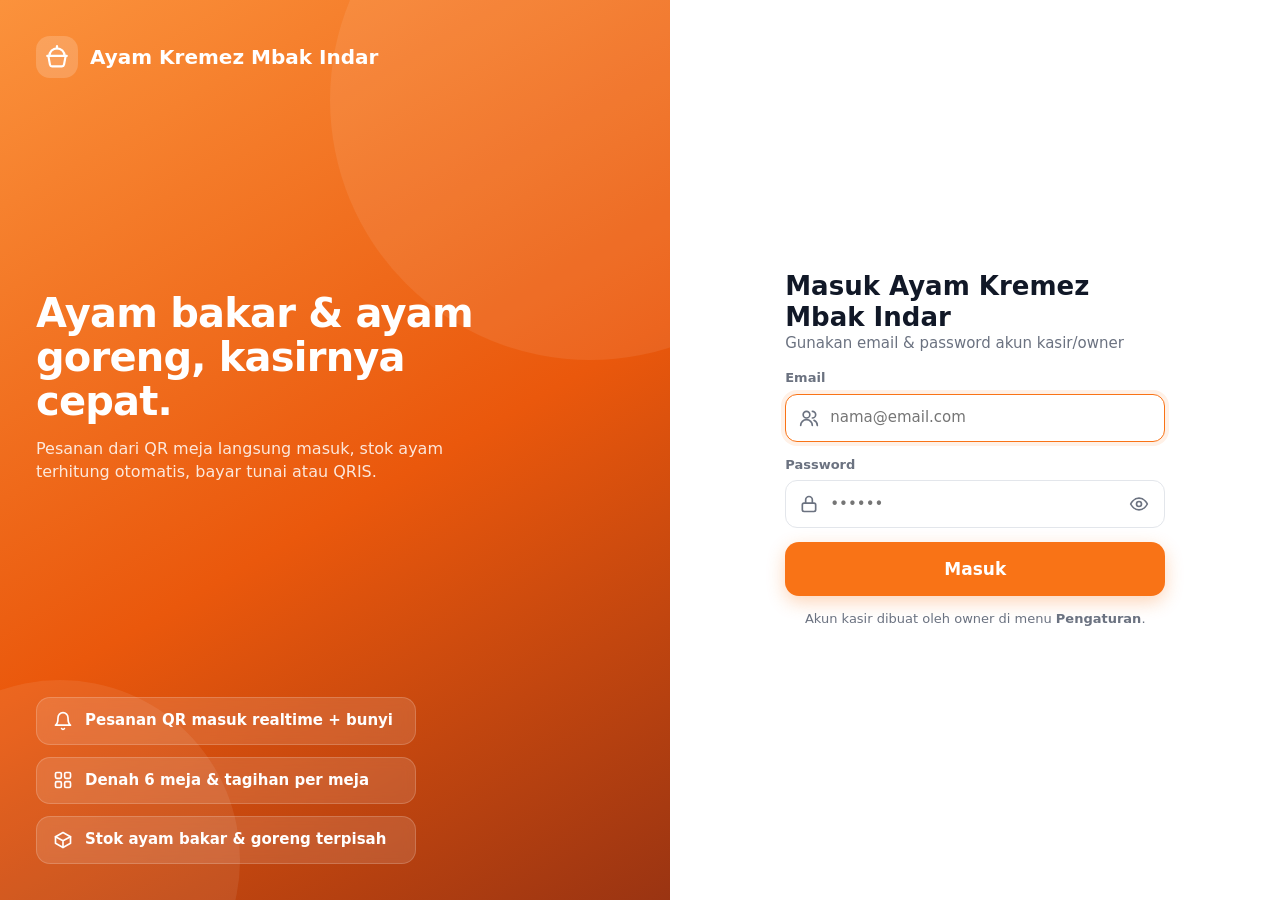
<file: index.html>
<!DOCTYPE html>
<html lang="id">
<head>
  <meta charset="UTF-8">
  <meta name="viewport" content="width=device-width, initial-scale=1, viewport-fit=cover, user-scalable=no">
  <title>Ayam Kremez Mbak Indar — Kasir</title>
  <meta name="description" content="Aplikasi kasir (POS) Ayam Kremez Mbak Indar — pesanan QR, meja, stok, keuangan, laporan.">
  <meta name="theme-color" content="#ffffff">
  <meta name="mobile-web-app-capable" content="yes">
  <meta name="apple-mobile-web-app-capable" content="yes">
  <meta name="apple-mobile-web-app-status-bar-style" content="default">
  <meta name="apple-mobile-web-app-title" content="Kremez Indar">
  <link rel="manifest" href="manifest.webmanifest">
  <link rel="icon" href="assets/icon.svg" type="image/svg+xml">
  <link rel="apple-touch-icon" href="assets/icon-192.png">
  <link rel="preconnect" href="https://qqthpckefdtmvkauboiv.supabase.co" crossorigin>
  <link rel="stylesheet" href="css/app.css">
</head>
<body>
  <div id="app"></div>
  <noscript>Aktifkan JavaScript untuk menjalankan aplikasi kasir.</noscript>
  <script src="vendor/supabase.js"></script>
  <script src="vendor/qrcode.js"></script>
  <script src="js/config.js"></script>
  <script src="js/ui.js"></script>
  <script src="js/pages.js"></script>
  <script src="js/db.js"></script>
  <script src="js/orders.js"></script>
  <script src="js/pos.js"></script>
  <script src="js/app.js"></script>
</body>
</html>
</file>
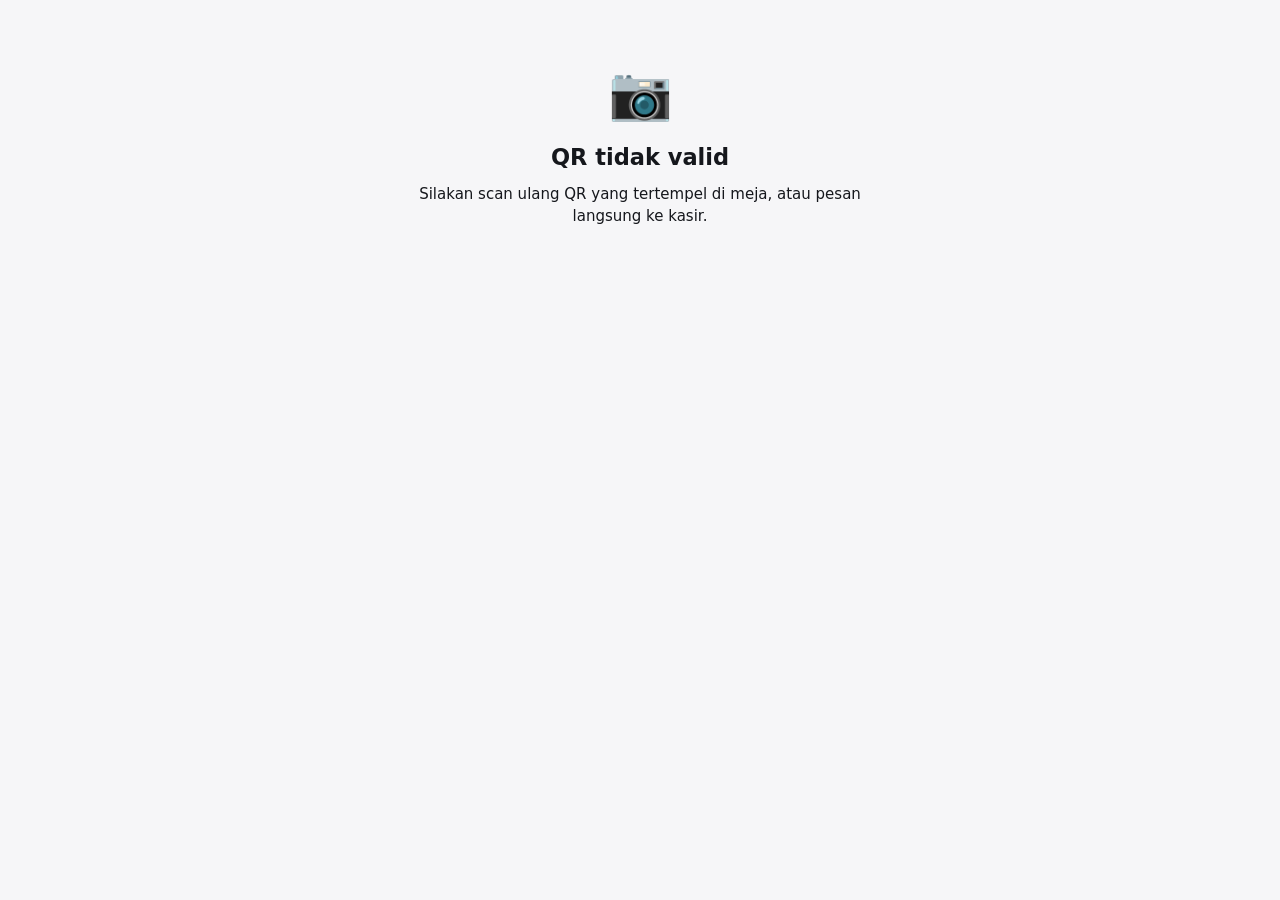
<file: pesan/index.html>
<!DOCTYPE html>
<html lang="id">
<head>
  <meta charset="UTF-8">
  <meta name="viewport" content="width=device-width, initial-scale=1, viewport-fit=cover">
  <title>Pesan — Ayam Kremez Mbak Indar</title>
  <meta name="description" content="Pesan ayam bakar & ayam goreng langsung dari meja. Bayar di kasir setelah makan.">
  <meta name="theme-color" content="#ea580c">
  <link rel="icon" href="../assets/icon.svg" type="image/svg+xml">
  <link rel="apple-touch-icon" href="../assets/icon-192.png">
  <link rel="stylesheet" href="./pesan.css">
</head>
<body>
  <div id="app"></div>
  <noscript>Aktifkan JavaScript untuk memesan.</noscript>
  <script src="../vendor/supabase.js"></script>
  <script src="../js/config.js"></script>
  <script src="./pesan.js"></script>
</body>
</html>
</file>
<file: css/app.css>
/* ===========================================================
   WarungKu POS — Tablet-first UI
   =========================================================== */
:root {
  --bg: #f4f5f7;
  --surface: #ffffff;
  --surface-2: #f1f3f6;
  --surface-3: #e8ebf0;
  --border: #e3e6eb;
  --text: #111827;
  --muted: #6b7280;
  --primary: #f97316;
  --primary-600: #ea580c;
  --primary-soft: #fff1e7;
  --on-primary: #ffffff;
  --success: #16a34a;
  --success-soft: #e8f7ee;
  --danger: #dc2626;
  --danger-soft: #fdecec;
  --warning: #d97706;
  --warning-soft: #fef5e6;
  --info: #2563eb;
  --info-soft: #eaf1fe;
  --radius: 16px;
  --radius-sm: 10px;
  --shadow: 0 1px 2px rgba(16,24,40,.04), 0 4px 16px rgba(16,24,40,.06);
  --shadow-lg: 0 24px 64px rgba(16,24,40,.18);
  --rail-w: 92px;
  --cart-w: clamp(320px, 31vw, 420px);
  --font: "Inter", "Segoe UI", system-ui, -apple-system, Roboto, "Helvetica Neue", Arial, sans-serif;
  color-scheme: light;
}
[data-theme="dark"] {
  --bg: #0b0d12;
  --surface: #14171e;
  --surface-2: #1b1f28;
  --surface-3: #242935;
  --border: #272c37;
  --text: #e8eaef;
  --muted: #8d95a8;
  --primary-soft: rgba(249,115,22,.15);
  --success-soft: rgba(22,163,74,.16);
  --danger-soft: rgba(220,38,38,.16);
  --warning-soft: rgba(217,119,6,.16);
  --info-soft: rgba(37,99,235,.18);
  --shadow: 0 1px 2px rgba(0,0,0,.3), 0 4px 16px rgba(0,0,0,.25);
  --shadow-lg: 0 24px 64px rgba(0,0,0,.55);
  color-scheme: dark;
}

* { box-sizing: border-box; margin: 0; padding: 0; }
html, body { height: 100%; }
body {
  font-family: var(--font);
  background: var(--bg);
  color: var(--text);
  font-size: 15px;
  line-height: 1.45;
  -webkit-font-smoothing: antialiased;
  -webkit-tap-highlight-color: transparent;
  overscroll-behavior: none;
  overflow: hidden;
}
button, input, select, textarea { font: inherit; color: inherit; }
button { cursor: pointer; border: 0; background: none; touch-action: manipulation; user-select: none; -webkit-user-select: none; }
button:disabled { cursor: not-allowed; opacity: .5; }
svg.i { width: 20px; height: 20px; flex: none; stroke: currentColor; fill: none; stroke-width: 2; stroke-linecap: round; stroke-linejoin: round; }
.hidden { display: none !important; }
.show-sm { display: none !important; }
.muted { color: var(--muted); }
.num { font-variant-numeric: tabular-nums; }
.grow { flex: 1; min-width: 0; }
.row { display: flex; align-items: center; gap: 10px; }
.between { justify-content: space-between; }
.wrap { flex-wrap: wrap; }
.stack { display: flex; flex-direction: column; gap: 12px; }
.truncate { white-space: nowrap; overflow: hidden; text-overflow: ellipsis; }
::-webkit-scrollbar { width: 8px; height: 8px; }
::-webkit-scrollbar-thumb { background: var(--surface-3); border-radius: 8px; }

/* ---------- Buttons ---------- */
.btn {
  display: inline-flex; align-items: center; justify-content: center; gap: 8px;
  min-height: 46px; padding: 0 18px; border-radius: 12px;
  font-weight: 600; font-size: 15px; white-space: nowrap;
  background: var(--surface-2); color: var(--text);
  transition: background .15s, transform .08s, box-shadow .15s;
}
.btn:active:not(:disabled) { transform: scale(.97); }
.btn:hover:not(:disabled) { background: var(--surface-3); }
.btn-primary { background: var(--primary); color: var(--on-primary); box-shadow: 0 6px 18px rgba(249,115,22,.3); }
.btn-primary:hover:not(:disabled) { background: var(--primary-600); }
.btn-danger { background: var(--danger-soft); color: var(--danger); }
.btn-danger:hover:not(:disabled) { background: var(--danger); color: #fff; }
.btn-ghost { background: transparent; }
.btn-outline { background: transparent; border: 1.5px solid var(--border); }
.btn-lg { min-height: 58px; font-size: 17px; border-radius: 14px; }
.btn-sm { min-height: 36px; padding: 0 12px; font-size: 13px; border-radius: 10px; }
.btn-block { width: 100%; }
.icon-btn {
  width: 44px; height: 44px; border-radius: 12px; display: inline-grid; place-items: center;
  background: var(--surface-2); color: var(--text); flex: none;
}
.icon-btn:hover { background: var(--surface-3); }
.icon-btn.sm { width: 34px; height: 34px; border-radius: 10px; }
.icon-btn.sm svg.i { width: 16px; height: 16px; }

/* ---------- Forms ---------- */
.field { display: flex; flex-direction: column; gap: 6px; }
.field > label { font-size: 13px; font-weight: 600; color: var(--muted); }
.input, select.input, textarea.input {
  width: 100%; min-height: 48px; padding: 10px 14px;
  border: 1.5px solid var(--border); border-radius: 12px;
  background: var(--surface); outline: none; transition: border-color .15s, box-shadow .15s;
}
textarea.input { min-height: 84px; resize: vertical; }
.input:focus { border-color: var(--primary); box-shadow: 0 0 0 4px var(--primary-soft); }
.input-icon { position: relative; }
.input-icon > svg.i { position: absolute; left: 14px; top: 50%; transform: translateY(-50%); color: var(--muted); pointer-events: none; }
.input-icon > .input { padding-left: 44px; }
.grid-2 { display: grid; grid-template-columns: 1fr 1fr; gap: 14px; }
.switch { display: flex; align-items: center; justify-content: space-between; gap: 12px; min-height: 48px; cursor: pointer; }
.switch input { appearance: none; width: 48px; height: 28px; border-radius: 99px; background: var(--surface-3); position: relative; transition: background .2s; flex: none; cursor: pointer; }
.switch input::after { content: ""; position: absolute; top: 3px; left: 3px; width: 22px; height: 22px; border-radius: 50%; background: #fff; box-shadow: 0 1px 3px rgba(0,0,0,.3); transition: transform .2s; }
.switch input:checked { background: var(--primary); }
.switch input:checked::after { transform: translateX(20px); }

.seg { display: inline-flex; background: var(--surface-2); padding: 4px; border-radius: 12px; gap: 4px; }
.seg button { min-height: 38px; padding: 0 14px; border-radius: 9px; font-weight: 600; font-size: 14px; color: var(--muted); }
.seg button.active { background: var(--surface); color: var(--text); box-shadow: var(--shadow); }

/* ---------- Badges / chips ---------- */
.badge { display: inline-flex; align-items: center; gap: 4px; padding: 3px 9px; border-radius: 99px; font-size: 12px; font-weight: 700; background: var(--surface-2); color: var(--muted); }
.badge.success { background: var(--success-soft); color: var(--success); }
.badge.danger { background: var(--danger-soft); color: var(--danger); }
.badge.warning { background: var(--warning-soft); color: var(--warning); }
.badge.info { background: var(--info-soft); color: var(--info); }
.badge.primary { background: var(--primary-soft); color: var(--primary-600); }
.chips { display: flex; gap: 8px; overflow-x: auto; scrollbar-width: none; padding-bottom: 2px; }
.chips::-webkit-scrollbar { display: none; }
.catalog .chips { -webkit-mask-image: linear-gradient(90deg, #000 calc(100% - 28px), transparent); mask-image: linear-gradient(90deg, #000 calc(100% - 28px), transparent); padding-right: 24px; }
.chip { min-height: 40px; padding: 0 16px; border-radius: 99px; background: var(--surface); border: 1.5px solid var(--border); font-weight: 600; font-size: 14px; white-space: nowrap; color: var(--muted); }
.chip.active { background: var(--text); border-color: var(--text); color: var(--surface); }

/* ---------- App shell ---------- */
.app { display: grid; grid-template-columns: var(--rail-w) 1fr; height: 100vh; height: 100dvh; }
.rail {
  background: var(--surface); border-right: 1px solid var(--border);
  display: flex; flex-direction: column; align-items: center; padding: 14px 0; gap: 6px;
  padding-left: env(safe-area-inset-left);
}
.rail-logo { width: 48px; height: 48px; border-radius: 14px; background: linear-gradient(135deg, #fb923c, #ea580c); display: grid; place-items: center; color: #fff; margin-bottom: 14px; box-shadow: 0 8px 20px rgba(234,88,12,.35); }
.rail-logo svg.i { width: 26px; height: 26px; }
.rail-nav { display: flex; flex-direction: column; gap: 4px; flex: 1; width: 100%; padding: 0 10px; }
.rail-item {
  display: flex; flex-direction: column; align-items: center; gap: 4px;
  padding: 10px 4px; border-radius: 14px; color: var(--muted); font-size: 11.5px; font-weight: 600;
  transition: background .15s, color .15s;
}
.rail-item svg.i { width: 23px; height: 23px; }
.rail-item:hover { background: var(--surface-2); color: var(--text); }
.rail-item.active { background: var(--primary-soft); color: var(--primary-600); }
.rail-bottom { display: flex; flex-direction: column; gap: 6px; align-items: center; }
.avatar { width: 40px; height: 40px; border-radius: 50%; display: grid; place-items: center; font-weight: 800; color: #fff; background: linear-gradient(135deg, #6366f1, #8b5cf6); flex: none; }

.main { display: flex; flex-direction: column; min-width: 0; min-height: 0; }
.topbar {
  height: 68px; flex: none; display: flex; align-items: center; gap: 14px; padding: 0 24px;
  background: var(--surface); border-bottom: 1px solid var(--border);
}
.topbar h1 { font-size: 20px; font-weight: 800; letter-spacing: -.01em; }
.topbar .sub { font-size: 13px; color: var(--muted); }
.net-pill { display: inline-flex; align-items: center; gap: 6px; font-size: 12px; font-weight: 700; padding: 6px 10px; border-radius: 99px; background: var(--success-soft); color: var(--success); }
.net-pill::before { content: ""; width: 7px; height: 7px; border-radius: 50%; background: currentColor; }
.net-pill.off { background: var(--warning-soft); color: var(--warning); }
.view { flex: 1; min-height: 0; overflow: auto; padding: 24px; -webkit-overflow-scrolling: touch; }
.view.flush { padding: 0; overflow: hidden; }
.page-in { animation: pageIn .22s ease; }
@keyframes pageIn { from { opacity: 0; transform: translateY(6px); } to { opacity: 1; transform: none; } }

/* ---------- Cards ---------- */
.card { background: var(--surface); border: 1px solid var(--border); border-radius: var(--radius); padding: 20px; }
.card-title { font-weight: 800; font-size: 16px; margin-bottom: 14px; display: flex; align-items: center; justify-content: space-between; gap: 10px; }
.kpis { display: grid; grid-template-columns: repeat(4, minmax(0,1fr)); gap: 16px; margin-bottom: 16px; }
.kpi { background: var(--surface); border: 1px solid var(--border); border-radius: var(--radius); padding: 18px; display: flex; flex-direction: column; gap: 8px; }
.kpi .kpi-icon { width: 40px; height: 40px; border-radius: 12px; display: grid; place-items: center; }
.kpi .kpi-label { font-size: 13px; color: var(--muted); font-weight: 600; }
.kpi .kpi-value { font-size: 23px; font-weight: 800; letter-spacing: -.02em; }
.tone-primary { background: var(--primary-soft); color: var(--primary-600); }
.tone-success { background: var(--success-soft); color: var(--success); }
.tone-info { background: var(--info-soft); color: var(--info); }
.tone-warning { background: var(--warning-soft); color: var(--warning); }
.tone-danger { background: var(--danger-soft); color: var(--danger); }
.grid-main { display: grid; grid-template-columns: minmax(0, 1.6fr) minmax(0, 1fr); gap: 16px; }
.toolbar { display: flex; gap: 12px; align-items: center; flex-wrap: wrap; margin-bottom: 16px; }

/* ---------- Lists / tables ---------- */
.list { display: flex; flex-direction: column; }
.list-item { display: flex; align-items: center; gap: 12px; padding: 12px 4px; border-bottom: 1px solid var(--border); }
.list-item:last-child { border-bottom: 0; }
.list-item.tap { cursor: pointer; border-radius: 12px; padding: 12px; }
.list-item.tap:hover { background: var(--surface-2); }
.emoji-box { width: 44px; height: 44px; border-radius: 12px; background: var(--surface-2); display: grid; place-items: center; font-size: 24px; flex: none; }
.table-wrap { overflow-x: auto; border: 1px solid var(--border); border-radius: var(--radius); background: var(--surface); }
table.table { width: 100%; border-collapse: collapse; font-size: 14px; }
.table th { text-align: left; font-size: 12px; text-transform: uppercase; letter-spacing: .04em; color: var(--muted); font-weight: 700; padding: 12px 16px; background: var(--surface-2); white-space: nowrap; }
.table td { padding: 12px 16px; border-top: 1px solid var(--border); vertical-align: middle; }
.table tr.tap { cursor: pointer; }
.table tr.tap:hover td { background: var(--surface-2); }
.text-right { text-align: right !important; }
.empty { text-align: center; padding: 48px 20px; color: var(--muted); display: flex; flex-direction: column; align-items: center; gap: 8px; }
.empty .em { font-size: 44px; }
.empty b { color: var(--text); font-size: 16px; }

/* ---------- Chart ---------- */
.chart { width: 100%; height: 240px; display: block; }
.chart .bar { fill: var(--primary); opacity: .85; transition: opacity .15s; }
.chart .bar:hover { opacity: 1; }
.chart .axis { fill: var(--muted); font-size: 11px; }
.chart .gridline { stroke: var(--border); stroke-dasharray: 3 4; }
.hbar { height: 8px; background: var(--surface-2); border-radius: 99px; overflow: hidden; }
.hbar > span { display: block; height: 100%; background: var(--primary); border-radius: 99px; }

/* ===========================================================
   POS
   =========================================================== */
.pos { display: grid; grid-template-columns: minmax(0,1fr) var(--cart-w); height: 100%; }
.catalog { display: flex; flex-direction: column; min-height: 0; padding: 18px 20px 0; gap: 14px; }
.catalog-head { display: flex; gap: 10px; align-items: center; }
.product-grid {
  flex: 1; min-height: 0; overflow-y: auto; padding-bottom: 20px; overscroll-behavior: contain;
  display: grid; grid-template-columns: repeat(auto-fill, minmax(var(--card-min, 150px), 1fr)); gap: var(--gap, 12px); align-content: start;
}
.pcard {
  position: relative; text-align: left; background: var(--surface); border: 1.5px solid var(--border);
  border-radius: 18px; padding: 12px; display: flex; flex-direction: column; gap: 4px;
  transition: border-color .15s, transform .08s, box-shadow .15s;
}
.pcard > * { flex-shrink: 0; }
.pcard:hover { border-color: var(--primary); box-shadow: var(--shadow); }
.pcard:active { transform: scale(.97); }
.pcard .p-emoji { width: 100%; height: var(--emoji-h, 78px); border-radius: 12px; background: var(--surface-2); display: grid; place-items: center; font-size: var(--emoji-fs, 44px); margin-bottom: 6px; line-height: 1; }
.pcard .p-name { font-weight: 700; font-size: var(--pname-fs, 15px); line-height: 1.25; min-height: 2.5em; display: -webkit-box; -webkit-line-clamp: 2; -webkit-box-orient: vertical; overflow: hidden; }
.pcard .p-price { font-weight: 800; font-size: var(--price-fs, 16px); color: var(--primary-600); margin-top: auto; }
.pcard .p-stock { font-size: 12.5px; color: var(--muted); font-weight: 500; }
.pcard .p-stock.low { color: var(--warning); font-weight: 700; }
.pcard .p-qty { position: absolute; top: 10px; right: 10px; min-width: 30px; height: 30px; padding: 0 8px; border-radius: 99px; background: var(--primary); color: #fff; font-weight: 800; display: grid; place-items: center; font-size: 14px; box-shadow: 0 4px 12px rgba(249,115,22,.4); }
.pcard.soldout { opacity: .45; pointer-events: none; }
.pcard.soldout::after { content: "HABIS"; position: absolute; top: calc(var(--emoji-h, 78px) / 2); left: 50%; transform: translateX(-50%) rotate(-8deg); background: var(--danger); color: #fff; font-weight: 800; font-size: 13px; padding: 4px 12px; border-radius: 8px; letter-spacing: .08em; }

.cart { background: var(--surface); border-left: 1px solid var(--border); display: flex; flex-direction: column; min-height: 0; }
.cart-head { padding: 16px 18px 12px; border-bottom: 1px solid var(--border); display: flex; flex-direction: column; gap: 12px; }
.cart-list { flex: 1; min-height: 0; overflow-y: auto; padding: 8px 12px; }
.citem { display: grid; grid-template-columns: minmax(0,1fr) auto minmax(64px, auto); align-items: center; gap: 8px; padding: 8px 4px; border-bottom: 1px dashed var(--border); }
.citem:last-child { border-bottom: 0; }
.citem .c-info { text-align: left; min-width: 0; padding: 4px 2px; border-radius: 8px; }
.citem .c-info:active { background: var(--surface-2); }
.citem .c-name { font-weight: 700; font-size: 14.5px; line-height: 1.25; overflow: hidden; text-overflow: ellipsis; display: -webkit-box; -webkit-line-clamp: 2; -webkit-box-orient: vertical; }
.citem .c-price { font-size: 12.5px; color: var(--muted); white-space: nowrap; overflow: hidden; text-overflow: ellipsis; }
.citem .c-note { color: var(--primary-600); font-weight: 600; }
.citem .c-note svg.i { width: 12px; height: 12px; vertical-align: -1px; }
.citem .c-addnote { opacity: .7; }
.citem .c-total { font-weight: 800; text-align: right; font-size: 14.5px; white-space: nowrap; }
.stepper { display: inline-flex; align-items: center; background: var(--surface-2); border-radius: 12px; padding: 3px; }
.stepper button { width: 38px; height: 38px; border-radius: 9px; display: grid; place-items: center; }
.stepper button:hover { background: var(--surface); }
.stepper button.del { color: var(--danger); }
.sheet-handle { display: none; }
.stepper span { min-width: 28px; text-align: center; font-weight: 800; }
.cart-foot { border-top: 1px solid var(--border); padding: 14px 18px calc(16px + env(safe-area-inset-bottom)); display: flex; flex-direction: column; gap: 10px; background: var(--surface); }
.sumrow { display: flex; justify-content: space-between; font-size: 14px; color: var(--muted); }
.sumrow b { color: var(--text); font-weight: 700; }
.sumrow.total { font-size: 20px; color: var(--text); font-weight: 800; padding-top: 6px; border-top: 1px dashed var(--border); }
.sumrow.total b { font-weight: 800; color: var(--primary-600); }
.cart-actions { display: grid; grid-template-columns: auto auto minmax(0, 1fr); gap: 8px; }
.cart-actions .btn-primary { min-width: 0; padding: 0 14px; }
.pay-btn { flex-direction: column; justify-content: center; gap: 0; line-height: 1.15; }
.pay-btn span { font-weight: 600; opacity: .9; font-size: 12.5px; }
.pay-btn b { font-weight: 800; white-space: nowrap; font-size: 18px; }
.cart-bar { display: none; }
.cart-scrim { display: none; }
.sheet-close { display: none; }
.catalog, .cart { min-width: 0; }

/* ---------- Payment ---------- */
.pay-total { text-align: center; padding: 14px; border-radius: 14px; background: var(--primary-soft); }
.pay-total .lbl { font-size: 13px; font-weight: 700; color: var(--primary-600); }
.pay-total .val { font-size: 34px; font-weight: 900; letter-spacing: -.02em; color: var(--primary-600); }
.methods { display: grid; grid-template-columns: repeat(4, 1fr); gap: 8px; }
.method { min-height: 64px; border-radius: 14px; border: 1.5px solid var(--border); display: flex; flex-direction: column; align-items: center; justify-content: center; gap: 4px; font-weight: 700; font-size: 13px; color: var(--muted); }
.method.active { border-color: var(--primary); background: var(--primary-soft); color: var(--primary-600); }
.cash-display { font-size: 28px; font-weight: 800; text-align: right; padding: 12px 16px; border-radius: 14px; border: 1.5px solid var(--border); background: var(--surface-2); min-height: 62px; }
.quick { display: grid; grid-template-columns: repeat(2, 1fr); gap: 8px; }
.quick .btn.active { border-color: var(--primary); background: var(--primary-soft); color: var(--primary-600); }
.numpad { display: grid; grid-template-columns: repeat(3, 1fr); gap: 8px; }
.numpad button { min-height: 58px; border-radius: 14px; background: var(--surface-2); font-size: 22px; font-weight: 700; }
.numpad button:hover { background: var(--surface-3); }
.numpad button:active { transform: scale(.96); }
.change { display: flex; justify-content: space-between; align-items: center; padding: 12px 16px; border-radius: 14px; font-weight: 800; font-size: 17px; background: var(--success-soft); color: var(--success); }
.change.short { background: var(--danger-soft); color: var(--danger); }
.pay-grid { display: grid; grid-template-columns: 1fr 1fr; gap: 18px; }

/* ---------- Receipt ---------- */
.receipt { font-family: "Courier New", ui-monospace, monospace; font-size: 13px; background: #fff; color: #111; padding: 18px; border-radius: 12px; border: 1px dashed #cfd4dc; max-width: 340px; margin: 0 auto; }
.receipt .c { text-align: center; }
.receipt hr { border: 0; border-top: 1px dashed #999; margin: 8px 0; }
.receipt .r { display: flex; justify-content: space-between; gap: 8px; }
.receipt .big { font-size: 15px; font-weight: 700; }
.receipt .void-stamp { text-align: center; color: #dc2626; font-weight: 900; font-size: 20px; border: 3px solid #dc2626; padding: 4px; margin: 8px 0; letter-spacing: .2em; }

/* ---------- Modal ---------- */
.modal-backdrop { position: fixed; inset: 0; background: rgba(10,12,18,.5); backdrop-filter: blur(3px); display: grid; place-items: center; z-index: 100; padding: 20px; animation: fade .15s ease; }
.modal { background: var(--surface); border-radius: 22px; box-shadow: var(--shadow-lg); width: 100%; max-width: 520px; max-height: calc(100dvh - 40px); display: flex; flex-direction: column; animation: pop .2s cubic-bezier(.2,.9,.3,1.2); }
.modal.lg { max-width: 820px; }
.modal.sm { max-width: 400px; }
.modal-head { display: flex; align-items: center; justify-content: space-between; padding: 18px 20px 6px; gap: 12px; }
.modal-head h3 { font-size: 18px; font-weight: 800; }
.modal-body { padding: 14px 20px; overflow-y: auto; }
.modal-foot { display: flex; gap: 10px; justify-content: flex-end; padding: 12px 20px 20px; }
.modal-foot .btn { min-width: 120px; }
@keyframes fade { from { opacity: 0; } }
@keyframes pop { from { opacity: 0; transform: scale(.95) translateY(10px); } }

/* ---------- Toast ---------- */
.toasts { position: fixed; top: 16px; left: 50%; transform: translateX(-50%); z-index: 200; display: flex; flex-direction: column; gap: 8px; align-items: center; pointer-events: none; }
.toast { pointer-events: auto; display: flex; align-items: center; gap: 10px; padding: 12px 18px; border-radius: 14px; background: #111827; color: #fff; font-weight: 600; font-size: 14px; box-shadow: var(--shadow-lg); animation: toastIn .25s ease; max-width: 90vw; }
.toast.success svg.i { color: #4ade80; }
.toast.error svg.i { color: #f87171; }
.toast.warning svg.i { color: #fbbf24; }
.toast.out { animation: toastOut .2s ease forwards; }
@keyframes toastIn { from { opacity: 0; transform: translateY(-12px); } }
@keyframes toastOut { to { opacity: 0; transform: translateY(-12px); } }

/* ===========================================================
   Login / lock screen
   =========================================================== */
.login { height: 100vh; height: 100dvh; display: grid; grid-template-columns: 1.1fr 1fr; }
.login-hero { position: relative; overflow: hidden; background: linear-gradient(150deg, #fb923c 0%, #ea580c 55%, #9a3412 100%); color: #fff; padding: 48px; display: flex; flex-direction: column; justify-content: space-between; }
.login-hero::before, .login-hero::after { content: ""; position: absolute; border-radius: 50%; background: rgba(255,255,255,.08); }
.login-hero::before { width: 520px; height: 520px; right: -180px; top: -160px; }
.login-hero::after { width: 360px; height: 360px; left: -120px; bottom: -140px; }
.login-hero > * { position: relative; }
.login-hero h2 { font-size: 40px; line-height: 1.1; font-weight: 900; letter-spacing: -.02em; max-width: 460px; }
.login-hero p { opacity: .85; max-width: 420px; margin-top: 14px; font-size: 16px; }
.hero-feats { display: flex; flex-direction: column; gap: 12px; }
.hero-feat { display: flex; align-items: center; gap: 12px; background: rgba(255,255,255,.12); border: 1px solid rgba(255,255,255,.18); padding: 12px 16px; border-radius: 14px; max-width: 380px; font-weight: 600; backdrop-filter: blur(6px); }
.login-panel { display: grid; place-items: center; padding: 32px; background: var(--surface); overflow-y: auto; }
.login-box { width: 100%; max-width: 380px; display: flex; flex-direction: column; gap: 20px; }
.user-pick { display: grid; grid-template-columns: repeat(auto-fill, minmax(104px, 1fr)); gap: 10px; }
.user-opt { display: flex; flex-direction: column; align-items: center; gap: 8px; padding: 14px 8px; border-radius: 16px; border: 1.5px solid var(--border); font-weight: 700; font-size: 14px; }
.user-opt small { font-weight: 600; color: var(--muted); font-size: 11.5px; text-transform: capitalize; }
.user-opt.active { border-color: var(--primary); background: var(--primary-soft); }
.pin-dots { display: flex; justify-content: center; gap: 14px; height: 22px; }
.pin-dots span { width: 16px; height: 16px; border-radius: 50%; border: 2px solid var(--surface-3); transition: all .15s; }
.pin-dots span.on { background: var(--primary); border-color: var(--primary); transform: scale(1.1); }
.pin-dots.shake { animation: shake .4s; }
@keyframes shake { 25% { transform: translateX(-10px); } 75% { transform: translateX(10px); } }

/* ===========================================================
   Responsive
   =========================================================== */
@media (max-width: 1180px) {
  .hide-md { display: none !important; }
  .kpis { grid-template-columns: repeat(2, minmax(0,1fr)); }
}

/* ---------- Tablet landscape (fullscreen POS) ----------
   Order matters: general -> width tiers -> height tiers (later wins) */
@media (min-width: 720px) and (orientation: landscape) {
  :root { --rail-w: 84px; }
  .topbar { height: 60px; padding: 0 20px; }
  .topbar h1 { font-size: 19px; }
  .catalog { padding: 14px 16px 0; gap: 12px; }
  .catalog-head .input { min-height: 46px; }
  .chip { min-height: 42px; padding: 0 18px; font-size: 14.5px; }
  .rail-item { padding: 10px 2px; }
  .login-hero { padding: 36px; }
  .login-hero h2 { font-size: clamp(28px, 3.4vw, 40px); }
  .cart-actions .btn:not(.btn-primary) { padding: 0 12px; }
}
/* width tier: compact (small tablets / Windows scaling) */
@media (min-width: 720px) and (max-width: 1180px) and (orientation: landscape) {
  :root { --rail-w: 76px; --cart-w: clamp(290px, 31vw, 350px); --card-min: 128px; --emoji-h: 58px; --emoji-fs: 34px; --pname-fs: 14px; --price-fs: 15px; --gap: 10px; }
  .rail-item { font-size: 10.5px; }
  .topbar .sub { display: none; }
  .cart-actions .btn:not(.btn-primary) { width: 52px; padding: 0; }
  .pay-grid { gap: 14px; }
  .methods .method { min-height: 56px; }
}
/* width tier: big screens */
@media (min-width: 1400px) {
  :root { --card-min: 175px; --emoji-h: 92px; --emoji-fs: 52px; --pname-fs: 16px; --price-fs: 17px; --gap: 14px; }
}
/* height tier: typical tablets (<= 900px tall: 1280x800, 1340x800, 1024x768, 1194x834) */
@media (orientation: landscape) and (max-height: 900px) {
  :root { --emoji-h: 52px; --emoji-fs: 34px; --gap: 10px; }
  .pcard { padding: 10px; gap: 3px; }
  .pcard .p-emoji { margin-bottom: 4px; }
  .rail { gap: 2px; padding-top: 10px; }
  .rail-logo { width: 42px; height: 42px; margin-bottom: 8px; }
  .rail-item { padding: 8px 2px; font-size: 11px; }
  .rail-item svg.i { width: 21px; height: 21px; }
  .cart-head { padding: 12px 16px 10px; gap: 10px; }
  .cart-head .seg button { min-height: 36px; }
  .cart-head .input { min-height: 40px !important; }
  .cart-foot { padding: 10px 16px calc(12px + env(safe-area-inset-bottom)); gap: 7px; }
  .sumrow.total { font-size: 18px; }
  .btn-lg { min-height: 54px; }
  .citem { padding: 7px 4px; }
  .login-panel { padding: 20px; }
  .login-box { gap: 14px; }
  .numpad button { min-height: 52px; }
  .modal-body { padding: 10px 20px; }
  .pay-total .val { font-size: 28px; }
}
/* height tier: short (<= 660px tall, e.g. 960x600 / 1024x600) */
@media (orientation: landscape) and (max-height: 660px) {
  :root { --emoji-h: 40px; --emoji-fs: 28px; }
  .pcard { gap: 2px; padding: 8px 10px; }
  .pcard .p-name { min-height: 0; -webkit-line-clamp: 1; display: block; white-space: nowrap; text-overflow: ellipsis; }
  .topbar { height: 52px; }
  .catalog { padding-top: 10px; gap: 8px; }
  .catalog-head .input, .catalog-head .btn { min-height: 42px; }
  .chip { min-height: 36px; }
  .cart-head { gap: 8px; padding: 10px 14px 8px; }
  .sumrow { font-size: 13px; }
  .sumrow.total { font-size: 16px; }
  .btn-lg { min-height: 48px; font-size: 16px; }
  .rail-item span { font-size: 10px; }
  .numpad button { min-height: 44px; font-size: 19px; }
  .pay-total { padding: 8px; }
  .pay-total .val { font-size: 24px; }
  .modal-head { padding-top: 12px; }
  .modal-foot { padding: 8px 20px 12px; }
}

/* Touch devices: hide scrollbars, bigger hit areas */
@media (pointer: coarse) {
  .product-grid, .cart-list, .view { scrollbar-width: none; }
  .product-grid::-webkit-scrollbar, .cart-list::-webkit-scrollbar, .view::-webkit-scrollbar { display: none; }
  .pcard:hover { border-color: var(--border); box-shadow: none; }
  .pcard:active { border-color: var(--primary); }
  .stepper button { width: 42px; height: 42px; }
}

/* Portrait tablet / narrow: cart becomes bottom sheet */
@media (max-width: 719px), (orientation: portrait) and (max-width: 1100px) {
  .pos { grid-template-columns: 1fr; position: relative; }
  .catalog { padding-bottom: 88px; }
  .cart { position: fixed; z-index: 60; left: 0; right: 0; bottom: 0; height: 88dvh; border-left: 0; border-radius: 24px 24px 0 0; box-shadow: var(--shadow-lg); transform: translateY(105%); transition: transform .28s cubic-bezier(.2,.8,.2,1); }
  .cart.open { transform: none; }
  .sheet-close { display: inline-grid; }
  .sheet-handle { display: block; width: 44px; height: 5px; border-radius: 99px; background: var(--surface-3); margin: -6px auto 2px; }
  .cart { height: auto; max-height: 88dvh; }
  .cart-list { flex: 0 1 auto; }
  .cart-scrim { display: block; position: fixed; inset: 0; background: rgba(10,12,18,.45); z-index: 55; opacity: 0; pointer-events: none; transition: opacity .2s; }
  .cart-scrim.show { opacity: 1; pointer-events: auto; }
  .cart-bar { display: flex; position: fixed; z-index: 50; left: calc(var(--rail-w) + 16px); right: 16px; bottom: calc(16px + env(safe-area-inset-bottom)); min-height: 64px; border-radius: 18px; background: var(--primary); color: #fff; align-items: center; justify-content: space-between; padding: 0 20px; font-weight: 800; box-shadow: 0 12px 30px rgba(234,88,12,.4); }
  .grid-main { grid-template-columns: 1fr; }
  .login { grid-template-columns: 1fr; }
  .login-hero { display: none; }
  .pay-grid { grid-template-columns: 1fr; }
}
/* Phone: rail → bottom nav */
@media (max-width: 640px) {
  :root { --rail-w: 0px; }
  .app { grid-template-columns: minmax(0, 1fr); grid-template-rows: minmax(0, 1fr) auto; }
  .main { grid-row: 1; }
  .rail { grid-row: 2; min-width: 0; overflow: hidden; flex-direction: row; padding: 6px 6px calc(6px + env(safe-area-inset-bottom)); border-right: 0; border-top: 1px solid var(--border); }
  .rail-logo, .rail-bottom { display: none; }
  .rail-nav { flex-direction: row; padding: 0; overflow-x: auto; min-width: 0; scrollbar-width: none; }
  .rail-item { flex: 1 0 56px; min-width: 56px; padding: 8px 2px; font-size: 11px; }
  .topbar { padding: 0 14px; height: 60px; }
  .view { padding: 14px; }
  .kpis { gap: 10px; }
  .kpi .kpi-value { font-size: 18px; }
  .grid-2 { grid-template-columns: 1fr; }
  .cart-bar { left: 12px; right: 12px; bottom: calc(80px + env(safe-area-inset-bottom)); }
  .catalog { padding: 12px 12px 90px; }
  .product-grid { grid-template-columns: repeat(auto-fill, minmax(130px, 1fr)); gap: 10px; }
  .methods { grid-template-columns: repeat(2, 1fr); }
  .modal-backdrop { padding: 0; place-items: end stretch; }
  .modal { border-radius: 22px 22px 0 0; max-height: 92dvh; max-width: none !important; }
  .hide-sm { display: none !important; }
  .show-sm { display: grid !important; }
}

/* ===========================================================
   v2 — Pesanan, Meja, Stok, QR, misc
   =========================================================== */
.btn-success { background: var(--success); color: #fff; box-shadow: 0 6px 18px rgba(22,163,74,.28); }
.btn-success:hover:not(:disabled) { background: #15803d; }
a.btn { text-decoration: none; }
.loading { display: grid; place-items: center; padding: 60px 0; }
.spinner { width: 34px; height: 34px; border-radius: 50%; border: 4px solid var(--primary-soft); border-top-color: var(--primary); animation: spin .8s linear infinite; }
@keyframes spin { to { transform: rotate(360deg); } }
.boot { height: 100vh; height: 100dvh; display: grid; place-content: center; justify-items: center; gap: 22px; }
.section-h { font-size: 15px; font-weight: 800; margin: 22px 0 10px; display: flex; align-items: center; gap: 8px; }
.warn-line { margin-top: 12px; padding: 10px 12px; border-radius: 12px; background: var(--warning-soft); color: var(--warning); font-weight: 600; font-size: 13.5px; display: flex; gap: 8px; align-items: center; }

/* rail badge */
.rail-item { position: relative; }
.rail-badge { position: absolute; top: 4px; right: 10px; min-width: 20px; height: 20px; padding: 0 5px; border-radius: 99px; background: var(--danger); color: #fff; font-size: 11.5px; font-weight: 800; display: grid; place-items: center; box-shadow: 0 0 0 2px var(--surface); animation: badgePulse 1.6s infinite; }
@keyframes badgePulse { 50% { transform: scale(1.12); } }

/* topbar pills */
.qr-pill { display: inline-flex; align-items: center; gap: 6px; font-size: 12.5px; font-weight: 700; padding: 7px 12px; border-radius: 99px; min-height: 36px; }
.qr-pill svg.i { width: 16px; height: 16px; }
.qr-pill.on { background: var(--success-soft); color: var(--success); }
.qr-pill.off { background: var(--danger-soft); color: var(--danger); }
.net-pill.wait { background: var(--info-soft); color: var(--info); }

/* password eye */
.input-icon .pw-eye { position: absolute; right: 8px; top: 50%; transform: translateY(-50%); width: 36px; height: 36px; border-radius: 10px; display: grid; place-items: center; color: var(--muted); }
.input-icon .pw-eye svg.i { position: static; transform: none; }

/* ---------- Pesanan ---------- */
.orders-layout { display: grid; grid-template-columns: minmax(0, 1fr) 300px; gap: 16px; align-items: start; }
.order-board { display: grid; grid-template-columns: repeat(auto-fill, minmax(260px, 1fr)); gap: 12px; }
.ocard { background: var(--surface); border: 1.5px solid var(--border); border-radius: var(--radius); display: flex; flex-direction: column; overflow: hidden; animation: pageIn .25s ease; }
.ocard.st-new { border-color: var(--warning); box-shadow: 0 0 0 3px var(--warning-soft); }
.ocard.st-preparing { border-color: var(--info); }
.ocard.st-served { opacity: .8; }
.ocard-h { display: flex; gap: 10px; align-items: center; padding: 12px 14px; border-bottom: 1px dashed var(--border); }
.ocode { font-size: 20px; font-weight: 900; letter-spacing: -.02em; color: var(--primary-600); min-width: 52px; }
.oplace { font-weight: 800; display: flex; align-items: center; gap: 6px; }
.oplace svg.i { width: 16px; height: 16px; }
.oitems { padding: 10px 14px; display: flex; flex-direction: column; gap: 6px; flex: 1; }
.oitem { display: flex; gap: 10px; font-size: 15px; }
.oitem b { min-width: 28px; color: var(--primary-600); }
.oitem.done { text-decoration: line-through; color: var(--muted); }
.onote { font-size: 13px; color: var(--warning); font-weight: 600; display: flex; align-items: center; gap: 4px; }
.onote svg.i { width: 13px; height: 13px; }
.ocard-f { padding: 10px 14px 14px; display: flex; flex-direction: column; gap: 10px; background: var(--surface-2); }
.kitchen { position: sticky; top: 0; }
.kq-n { font-size: 22px; font-weight: 900; color: var(--primary-600); min-width: 36px; text-align: right; }
.stock-mini { display: grid; grid-template-columns: 1fr 1fr; gap: 6px; }
.sm-cell { display: flex; justify-content: space-between; align-items: center; padding: 8px 10px; border-radius: 10px; background: var(--surface-2); font-size: 12.5px; font-weight: 600; }
.sm-cell b { font-size: 16px; }
.sm-cell.warning { background: var(--warning-soft); color: var(--warning); }
.sm-cell.danger { background: var(--danger-soft); color: var(--danger); }

/* ---------- Meja ---------- */
.legend { display: flex; gap: 14px; flex-wrap: wrap; font-size: 13px; color: var(--muted); font-weight: 600; }
.legend span { display: inline-flex; align-items: center; gap: 6px; }
.dot { width: 12px; height: 12px; border-radius: 4px; display: inline-block; }
.dot.t-empty { background: var(--surface-3); } .dot.t-new { background: var(--warning); } .dot.t-prep { background: var(--info); } .dot.t-bill { background: var(--success); }
.table-grid { display: grid; grid-template-columns: repeat(3, minmax(0, 1fr)); gap: 14px; }
.tcard { position: relative; text-align: left; min-height: 150px; border-radius: 20px; padding: 16px; background: var(--surface); border: 2px solid var(--border); display: flex; flex-direction: column; gap: 4px; transition: transform .08s; }
.tcard:active { transform: scale(.98); }
.tno { font-size: 15px; color: var(--muted); font-weight: 700; }
.tno b { font-size: 30px; color: var(--text); font-weight: 900; margin-left: 2px; }
.ttotal { font-size: 22px; font-weight: 900; margin-top: auto; }
.tsub { font-size: 13px; font-weight: 600; }
.tsince { font-size: 12px; }
.tstate { position: absolute; top: 14px; right: 14px; font-size: 12.5px; font-weight: 800; padding: 4px 10px; border-radius: 99px; }
.tcard.t-empty { border-style: dashed; background: transparent; }
.tcard.t-new { border-color: var(--warning); background: var(--warning-soft); animation: tblink 1.4s infinite; }
.tcard.t-new .tstate { background: var(--warning); color: #fff; }
@keyframes tblink { 50% { box-shadow: 0 0 0 6px rgba(217,119,6,.18); } }
.tcard.t-prep { border-color: var(--info); background: var(--info-soft); }
.tcard.t-prep .tstate { background: var(--info); color: #fff; }
.tcard.t-bill { border-color: var(--success); background: var(--success-soft); }
.tcard.t-bill .tstate { background: var(--success); color: #fff; }
.bill-order { padding: 10px 0; border-bottom: 1px dashed var(--border); }
.bill-line { display: flex; justify-content: space-between; gap: 10px; font-size: 14.5px; padding: 3px 0 0 6px; }
.target-pill { display: flex; align-items: center; gap: 8px; padding: 8px 12px; border-radius: 12px; background: var(--info-soft); color: var(--info); font-weight: 700; font-size: 13.5px; }
.target-pill .btn { margin-left: auto; min-height: 30px; }

/* ---------- Kasir extras ---------- */
.pcard.maxed { opacity: .6; }
.so-toggle { float: right; font-size: 11px; font-weight: 700; color: var(--muted); padding: 2px 6px; border-radius: 6px; background: var(--surface-2); }
.so-toggle:hover { color: var(--danger); }
.pcard.soldout { pointer-events: auto; }
.pcard.soldout .so-toggle { color: var(--success); background: var(--success-soft); }
.methods.two { grid-template-columns: 1fr 1fr; }
.methods.two .method { min-height: 72px; font-size: 15px; }
.qris-box { display: flex; flex-direction: column; align-items: center; gap: 10px; }
.qris-box img { width: 100%; max-width: 300px; aspect-ratio: 1; object-fit: contain; border-radius: 16px; background: #fff; border: 1px solid var(--border); }
.qris-amt { font-size: 20px; } .qris-amt b { color: var(--primary-600); font-size: 26px; }

/* ---------- Stok ---------- */
.stock-grid { display: grid; grid-template-columns: repeat(3, minmax(0, 1fr)); gap: 14px; }
.scard { background: var(--surface); border: 1.5px solid var(--border); border-radius: var(--radius); padding: 16px; display: flex; flex-direction: column; gap: 10px; }
.scard.warning { border-color: var(--warning); }
.scard.danger { border-color: var(--danger); background: var(--danger-soft); }
.sval { font-size: 40px; font-weight: 900; letter-spacing: -.03em; line-height: 1; }
.sval small { font-size: 14px; color: var(--muted); font-weight: 600; letter-spacing: 0; }

/* ---------- Pengaturan / QR ---------- */
.qris-thumb { width: 110px; height: 110px; border-radius: 14px; background: var(--surface-2); display: grid; place-items: center; overflow: hidden; flex: none; color: var(--muted); }
.qris-thumb img { width: 100%; height: 100%; object-fit: contain; background: #fff; }
.qris-thumb svg.i { width: 36px; height: 36px; }
.qr-grid { display: grid; grid-template-columns: repeat(3, minmax(0, 1fr)); gap: 10px; }
.qr-cell { display: flex; flex-direction: column; align-items: center; gap: 4px; padding: 10px; border-radius: 14px; background: var(--surface-2); }
.qr-img { width: 100%; max-width: 120px; background: #fff; border-radius: 8px; padding: 4px; }
.qr-img svg { width: 100%; height: auto; display: block; }

@media (max-width: 1180px) {
  .orders-layout { grid-template-columns: minmax(0, 1fr) 260px; }
}
@media (max-width: 900px) {
  .orders-layout { grid-template-columns: 1fr; }
  .kitchen { position: static; }
  .stock-grid { grid-template-columns: 1fr 1fr; }
}
@media (max-width: 640px) {
  .table-grid { grid-template-columns: 1fr 1fr; }
  .stock-grid { grid-template-columns: 1fr; }
  .qr-grid { grid-template-columns: 1fr 1fr; }
  .qr-pill span { display: none; }
}

/* ---------- Print (receipt only) ---------- */
#print-area { display: none; }
@media print {
  body { background: #fff; overflow: visible; }
  body > *:not(#print-area) { display: none !important; }
  #print-area { display: block !important; }
  #print-area .receipt { border: 0; padding: 0; max-width: none; font-size: 11px; }
  /* QR meja: A4, 2 kolom */
  #print-area.print-qr { width: 100%; }
  .qr-print { display: grid; grid-template-columns: 1fr 1fr; gap: 10mm; }
  .qr-card { border: 2px dashed #999; border-radius: 6mm; padding: 6mm; text-align: center; break-inside: avoid; font-family: Arial, sans-serif; color: #111; }
  .qp-store { font-size: 13pt; font-weight: 700; }
  .qp-no { font-size: 28pt; font-weight: 900; color: #ea580c; margin: 2mm 0; }
  .qp-img svg { width: 60mm; height: 60mm; }
  .qp-hint { font-size: 10pt; margin-top: 2mm; }
}
</file>
<file: pesan/pesan.css>
/* App Pelanggan — mobile-first */
:root {
  --bg: #f6f6f8; --card: #fff; --text: #15171c; --muted: #6b7280; --line: #ececf1;
  --brand: #f97316; --brand-d: #ea580c; --soft: #fff1e7; --ok: #16a34a; --bad: #dc2626;
  --r: 18px; --font: "Inter", "Segoe UI", system-ui, -apple-system, Roboto, sans-serif;
}
* { box-sizing: border-box; margin: 0; padding: 0; }
html, body { min-height: 100%; }
body { font-family: var(--font); background: var(--bg); color: var(--text); font-size: 15px; line-height: 1.45; -webkit-font-smoothing: antialiased; -webkit-tap-highlight-color: transparent; }
body.lock { overflow: hidden; }
button, input { font: inherit; color: inherit; }
button { border: 0; background: none; cursor: pointer; touch-action: manipulation; }
button:disabled { opacity: .45; cursor: not-allowed; }
.grow { flex: 1; min-width: 0; }
.muted { color: var(--muted); font-size: 13.5px; }
.center { text-align: center; padding: 56px 24px; display: flex; flex-direction: column; align-items: center; gap: 10px; }
.big-ico { font-size: 52px; }
#app { max-width: 560px; margin: 0 auto; min-height: 100dvh; }

.hdr { position: sticky; top: 0; z-index: 20; background: linear-gradient(135deg, #fb923c, #ea580c); color: #fff; padding: calc(14px + env(safe-area-inset-top)) 16px 14px; border-radius: 0 0 22px 22px; box-shadow: 0 8px 24px rgba(234,88,12,.25); }
.hdr-row { display: flex; align-items: center; gap: 12px; }
.logo { width: 44px; height: 44px; border-radius: 14px; background: rgba(255,255,255,.2); display: grid; place-items: center; font-size: 24px; }
.store { font-weight: 800; font-size: 16.5px; line-height: 1.2; }
.tableno { font-size: 13.5px; opacity: .92; font-weight: 600; }
.hdr-btn { background: rgba(255,255,255,.2); color: #fff; padding: 9px 12px; border-radius: 12px; font-weight: 700; font-size: 13.5px; display: flex; align-items: center; gap: 6px; }
.hdr-btn b { background: #fff; color: var(--brand-d); min-width: 20px; height: 20px; border-radius: 99px; display: grid; place-items: center; font-size: 12px; padding: 0 5px; }
.closed { margin-top: 12px; background: rgba(0,0,0,.18); padding: 10px 12px; border-radius: 12px; font-weight: 600; font-size: 13.5px; }

.cats { display: flex; gap: 8px; overflow-x: auto; padding: 14px 16px 6px; scrollbar-width: none; position: sticky; top: 72px; z-index: 10; background: var(--bg); }
.cats::-webkit-scrollbar { display: none; }
.cat { white-space: nowrap; padding: 9px 16px; border-radius: 99px; background: var(--card); border: 1.5px solid var(--line); font-weight: 600; font-size: 14px; color: var(--muted); }
.cat.on { background: var(--text); border-color: var(--text); color: #fff; }

.menu { padding: 8px 16px 16px; display: flex; flex-direction: column; gap: 10px; }
.item { display: flex; align-items: center; gap: 12px; background: var(--card); border-radius: var(--r); padding: 12px; border: 1px solid var(--line); }
.item.off { opacity: .55; }
.emo { width: 64px; height: 64px; border-radius: 14px; background: #f3f4f6; display: grid; place-items: center; font-size: 34px; flex: none; }
.info { flex: 1; min-width: 0; }
.nm { font-weight: 700; font-size: 15px; line-height: 1.25; }
.pr { font-weight: 800; color: var(--brand-d); margin-top: 2px; }
.st { min-height: 18px; margin-top: 2px; }
.tag { font-size: 12px; font-weight: 700; padding: 2px 8px; border-radius: 99px; }
.tag.orange { background: var(--soft); color: var(--brand-d); }
.tag.gray { background: #eceef2; color: var(--muted); }
.act { flex: none; }
.add { background: var(--brand); color: #fff; font-weight: 700; padding: 10px 16px; border-radius: 12px; box-shadow: 0 4px 12px rgba(249,115,22,.3); }
.step { display: flex; align-items: center; background: var(--soft); border-radius: 12px; padding: 3px; }
.step button { width: 36px; height: 36px; border-radius: 9px; font-size: 20px; font-weight: 700; color: var(--brand-d); }
.step button:active { background: #fff; }
.step span { min-width: 26px; text-align: center; font-weight: 800; }
.step.sm button { width: 32px; height: 32px; font-size: 18px; }

.bar-space { height: 90px; }
.cartbar { position: fixed; z-index: 30; left: 50%; transform: translateX(-50%); bottom: calc(14px + env(safe-area-inset-bottom)); width: min(528px, calc(100% - 32px)); min-height: 58px; border-radius: 18px; background: var(--brand); color: #fff; display: flex; justify-content: space-between; align-items: center; padding: 0 18px; font-size: 15px; box-shadow: 0 12px 30px rgba(234,88,12,.4); animation: up .25s ease; }
@keyframes up { from { transform: translate(-50%, 20px); opacity: 0; } }

.scrim { position: fixed; inset: 0; background: rgba(10,12,18,.5); z-index: 40; animation: fade .2s; }
.sheet { position: fixed; z-index: 50; left: 50%; transform: translateX(-50%); bottom: 0; width: min(560px, 100%); max-height: 92dvh; background: var(--card); border-radius: 24px 24px 0 0; display: flex; flex-direction: column; animation: sheetUp .28s cubic-bezier(.2,.8,.2,1); }
@keyframes sheetUp { from { transform: translate(-50%, 100%); } }
@keyframes fade { from { opacity: 0; } }
.grab { width: 44px; height: 5px; border-radius: 99px; background: #e5e7eb; margin: 10px auto 0; }
.sheet-h { display: flex; justify-content: space-between; align-items: center; padding: 10px 18px 4px; }
.sheet-h h3 { font-size: 19px; font-weight: 800; }
.x { width: 36px; height: 36px; border-radius: 10px; background: #f3f4f6; }
.sheet-b { overflow-y: auto; padding: 8px 18px 12px; display: flex; flex-direction: column; gap: 14px; }
.lines { display: flex; flex-direction: column; }
.line { display: flex; gap: 10px; align-items: flex-start; padding: 12px 0; border-bottom: 1px dashed var(--line); }
.note { width: 100%; margin-top: 8px; border: 1.5px solid var(--line); border-radius: 10px; padding: 8px 10px; font-size: 13.5px; outline: none; }
.note:focus, .fld input:focus { border-color: var(--brand); box-shadow: 0 0 0 3px var(--soft); }
.seg { display: grid; grid-template-columns: 1fr 1fr; gap: 6px; background: #f3f4f6; padding: 4px; border-radius: 14px; }
.seg button { padding: 11px 6px; border-radius: 11px; font-weight: 700; font-size: 13.5px; color: var(--muted); }
.seg button.on { background: #fff; color: var(--text); box-shadow: 0 1px 6px rgba(0,0,0,.08); }
.fld { display: flex; flex-direction: column; gap: 6px; font-size: 13px; font-weight: 700; color: var(--muted); }
.fld input { border: 1.5px solid var(--line); border-radius: 12px; padding: 13px 14px; font-size: 16px; color: var(--text); font-weight: 500; outline: none; }
.sum { display: flex; justify-content: space-between; font-size: 20px; font-weight: 800; padding-top: 4px; }
.sum b { color: var(--brand-d); }
.pay-note { background: #f0fdf4; color: #166534; padding: 10px 12px; border-radius: 12px; font-size: 13.5px; }
.sheet-f { padding: 10px 18px calc(14px + env(safe-area-inset-bottom)); border-top: 1px solid var(--line); }
.cta { width: 100%; min-height: 56px; border-radius: 16px; background: var(--brand); color: #fff; font-weight: 800; font-size: 16.5px; box-shadow: 0 8px 22px rgba(249,115,22,.35); }
.cta.ghost { background: var(--card); color: var(--brand-d); border: 2px solid var(--brand); box-shadow: none; margin: 4px 16px 0; width: calc(100% - 32px); }

.status-top { display: flex; align-items: center; gap: 12px; padding: 16px; }
.status-top h2 { font-size: 20px; font-weight: 800; }
.back { padding: 8px 12px; border-radius: 10px; background: var(--card); border: 1px solid var(--line); font-weight: 700; font-size: 14px; }
.ord { background: var(--card); border: 1px solid var(--line); border-radius: var(--r); margin: 0 16px 12px; padding: 14px; }
.ord.bad { border-color: #fecaca; background: #fff7f7; }
.ord-h { display: flex; justify-content: space-between; align-items: flex-start; gap: 10px; }
.code { font-weight: 900; font-size: 22px; letter-spacing: -.01em; color: var(--brand-d); }
.rej { margin-top: 10px; color: var(--bad); font-size: 14px; }
.steps { list-style: none; margin: 14px 0 4px; display: grid; grid-template-columns: repeat(3, 1fr); gap: 4px; position: relative; }
.steps::before { content: ""; position: absolute; top: 19px; left: 16.6%; right: 16.6%; height: 2px; background: #ececf1; z-index: 0; }
.steps li { display: flex; flex-direction: column; align-items: center; text-align: center; gap: 4px; font-size: 12px; font-weight: 600; color: #a1a1aa; position: relative; z-index: 1; }
.steps li span { width: 38px; height: 38px; border-radius: 50%; background: #f1f1f4; display: grid; place-items: center; font-size: 18px; filter: grayscale(1); opacity: .6; }
.steps li.done { color: var(--ok); }
.steps li.done span { background: var(--ok); color: #fff; font-weight: 900; filter: none; opacity: 1; }
.steps li.now { color: var(--brand-d); }
.steps li.now span { background: var(--soft); filter: none; opacity: 1; box-shadow: 0 0 0 3px #fed7aa; animation: pulse 1.4s infinite; }
@keyframes pulse { 50% { box-shadow: 0 0 0 7px rgba(254,215,170,.4); } }
.q { margin-top: 6px; text-align: center; }
.oi { list-style: none; margin-top: 12px; border-top: 1px dashed var(--line); padding-top: 10px; display: flex; flex-direction: column; gap: 4px; font-size: 14px; }
.oi li { display: flex; justify-content: space-between; gap: 10px; }
.oi i { color: var(--muted); }
.pay-box { margin: 4px 16px 12px; background: #fffbeb; border: 1px solid #fde68a; color: #92400e; padding: 14px; border-radius: 16px; font-size: 15px; text-align: center; }
.enjoy { margin: 0 16px 12px; background: linear-gradient(135deg, #fff7ed, #ffedd5); border: 1px solid #fed7aa; color: #9a3412; padding: 14px 16px; border-radius: 16px; font-size: 15px; text-align: center; line-height: 1.5; }
.enjoy span { font-size: 13.5px; color: #7c2d12; }
.thanks h2 { font-size: 24px; font-weight: 900; }
.thanks p { color: var(--muted); max-width: 320px; }
.live { padding: 14px 0 calc(24px + env(safe-area-inset-bottom)); font-size: 12.5px; }
.live::first-letter { color: var(--ok); }

.toasts { position: fixed; top: calc(12px + env(safe-area-inset-top)); left: 50%; transform: translateX(-50%); z-index: 100; display: flex; flex-direction: column; gap: 8px; width: min(420px, calc(100% - 24px)); pointer-events: none; }
.toast { background: #111827; color: #fff; padding: 12px 16px; border-radius: 14px; font-weight: 600; font-size: 14px; box-shadow: 0 12px 30px rgba(0,0,0,.25); animation: tin .25s ease; text-align: center; }
.toast.warn { background: #b45309; } .toast.err { background: #b91c1c; }
.toast.out { opacity: 0; transform: translateY(-8px); transition: .25s; }
@keyframes tin { from { opacity: 0; transform: translateY(-10px); } }
.spin { width: 36px; height: 36px; border-radius: 50%; border: 4px solid #fed7aa; border-top-color: var(--brand); animation: rot .8s linear infinite; }
@keyframes rot { to { transform: rotate(360deg); } }
</file>
